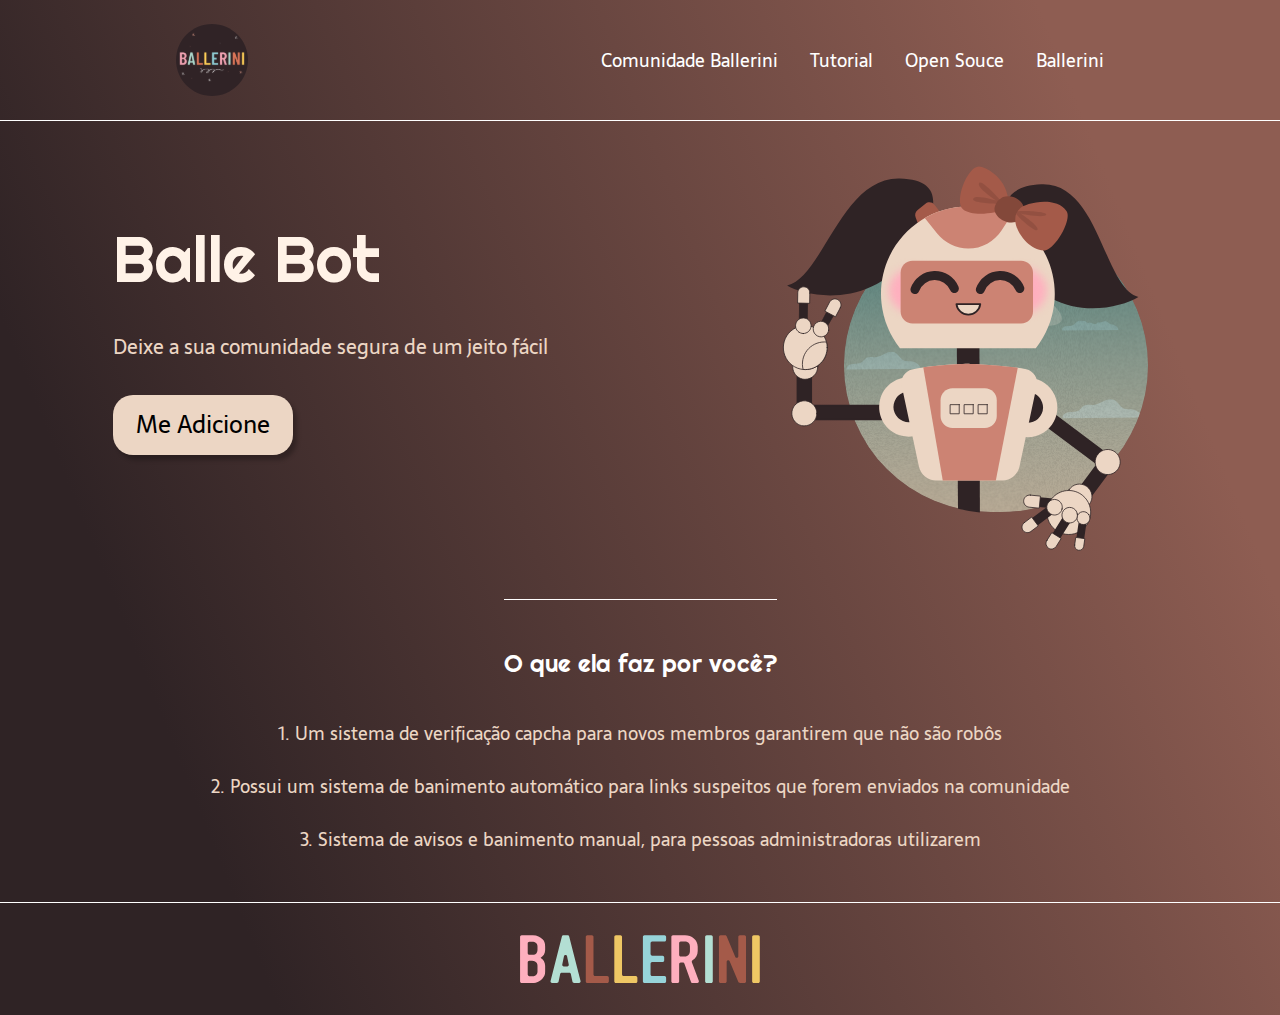
<file: Landing-page(balleriniBot)/index.HTML>
<!DOCTYPE html>
<html lang="pt-br">

<head>
    <meta charset="UTF-8">
    <meta http-equiv="X-UA-Compatible" content="IE=edge">
    <meta name="viewport" content="width=device-width, initial-scale=1.0">
    <meta name="description"
        content="comunidade que irá moderar e deixar sua comunidade do discord segura e mais fácil">
    <link rel="stylesheet" href="style.css">
    <title>Balle Bot - modere a sua comunidade no Discord</title>
</head>

<body>
    <header class="header">
        <img id="logo-header" src="img/logo.svg" alt="logo">
        <nav id="header-menu">
            <a class="item-menu" href="https://discord.gg/wagxzStdcR" target="_blank">Comunidade Ballerini</a>
            <a class="item-menu" href="https://www.youtube.com/watch?v=llF6vD-RljE" target="_blank">Tutorial</a>
            <a class="item-menu" href="https://github.com/ibtriz/Landing-Pages/tree/main/Landing-page(balleriniBot)"
                target="_blank">Open Souce</a>
            <a class="item-menu" href="#footer">Ballerini</a>
        </nav>
    </header>
    <main class="conteudo">
        <section class="conteudo-principal">
            <div id="conteudo-principal-texto">
                <h1 id="conteudo-principal-titulo">Balle Bot</h1>
                <h2 id="conteudo-principal-subtitulo">Deixe a sua comunidade segura de um jeito fácil</h2>
                <button id="conteudo-principal-botao" onclick="window.location.href='https://discord.gg/wagxzStdcR'"
                    target="_blank">Me Adicione</button>
            </div>
            <img id="ballebot" src="img/ballebot.svg" alt="Imagem da BalleBot">
        </section>
        <section class="conteudo-secundario">
            <h3 id="conteudo-secundario-titulo">O que ela faz por você? </h3>
            <p class="p-conteudo-secundario">1. <strong>Um sistema de verificação capcha</strong> para novos membros
                garantirem que não são robôs</p>
            <p class="p-conteudo-secundario">2. Possui um <strong>sistema de banimento automático</strong> para links
                suspeitos que forem enviados na
                comunidade</p>
            <p class="p-conteudo-secundario">3. <strong>Sistema de avisos e banimento manual</strong>, para pessoas
                administradoras utilizarem</p>
        </section>
    </main>
    <footer id="footer">
        <img id="footer-logo" src="img/ballerini.svg" alt="Logo Ballerini">
    </footer>
</body>

</html>
</file>
<file: Landing-page(balleriniBot)/style.css>
@import url('https://fonts.googleapis.com/css2?family=Righteous&family=Sarala&display=swap');
/* Exportanto as informações das fontes*/
*

/* Seleciona todas as tags do documento html*/
    {
    margin: 0;
    /* Distancia da tag para o exterior */
    padding: 0;
    /* Distância da tag para o conteúdo */
    box-sizing: border-box;
    text-decoration: none;
}

body {
    font-size: 100;
    background: linear-gradient(68.15deg, #2F2325 16.62%, #8E5D52 85.61%);
}

.header {
    display: flex;
    /* Já sabe que vai utilizar o flexbox */
    flex-direction: row;
    align-items: center;
    /* como quero que os itens fiquem alinhados */
    justify-content: space-around;
    padding: 24px 0px;
    /* coloquei distancia de top da página e 0 para os lados */
}

#logo-header {
    height: 72px;
}

#header-menu {
    display: flex;
    gap: 32px;
    /* distância entre os itens do menu*/
}

.item-menu {
    color: #fff;
    font-family: 'Sarala', sans-serif;
    /* chamando fonte especifica*/
    font-weight: 400;
    /*quanto maior o font-weight mais em negrito fica*/
    font-size: 18px;
}

.conteudo {
    border-top:
        /*borda da parte de cima, linha*/
        0.4px
        /*grossura*/
        solid #Fff;
    margin-bottom: 48px;
    /*distancia da tag de baixo*/
}

.conteudo-principal {
    display: flex;
    flex-direction: row
        /*linha*/
    ;
    align-items: center;
    justify-content: space-around;
}

#conteudo-principal-texto {
    display: flex;
    flex-direction: column;
    /*deixar em coluna*/
    gap: 32px;
    /*espaço entre os elementos*/
}

#conteudo-principal-titulo {
    font-family: 'Righteous', cursive;
    font-weight: 400;
    font-size: 64px;
    color: #fff2e7;
}

#conteudo-principal-subtitulo {
    font-family: 'Sarala', sans-serif;
    font-weight: 400;
    font-size: 20px;
    color: #ecd6c4
}

#conteudo-principal-botao {
    background-color: #ecd6c4;
    width: 180px;
    height: 60px;
    border: none;
    /*tirar o sombreamento padrão*/
    box-shadow: 4px 5px 4px rgba(0, 0, 0, 0.25);
    border-radius: 20px;
    font-family: 'Sarala', sans-serif;
    font-weight: 400;
    font-size: 24px;
}

#conteudo-principal-botao:hover

/*já sabe que vai colocar esses estilos quando passar o mouse*/
    {
    background-color: rgba(236, 214, 196, 0.56);
}

#ballebot {
    height: 430px;
}

.conteudo-secundario {
    display: flex;
    flex-direction: column;
    /*um embaixo do outro*/
    align-items: center;
    gap: 24px;
    margin-top: 48px;
}

#conteudo-secundario-titulo {
    /*A borda que separa os conteúdos primário e secundário é menor porque o border-top foi colocado no <h3 class="conteudo-secundario-titulo">, com isso a borda acompanhará o tamanho do título apenas.*/
    border-top:
        /*borda da parte de cima, linha*/
        0.4px
        /*grossura*/
        solid #Fff;
    padding-top: 48px;
    /*distância entre o contéudo dele  e o topo dele*/
    font-family: 'Righteous', cursive;
    font-weight: 400;
    font-size: 24px;
    color: #fff;
    margin-bottom: 16px;
    /*quero que o título fique mais distante dos paragrafos*/
}

.p-conteudo-secundario {
    font-family: 'Sarala', sans-serif;
    font-weight: 300;
    font-size: 18px;
    color: #ecd6c4;
}

#footer {
    padding: 32px;
    /*distancia em todos os lados*/
    border-top
    /*borda da parte de cima, linha*/
    : 0.4px
        /*grossura*/
        solid #Fff;
}

#footer-logo {
    height: 48px;
    /*truque para centralizar apenas 1 elemento*/
    display: block;
    /*boclo vai utilizar toda a parte do elemento*/
    margin: 0 auto;
    /* automaticamente coloca pros lados*/
}
</file>
